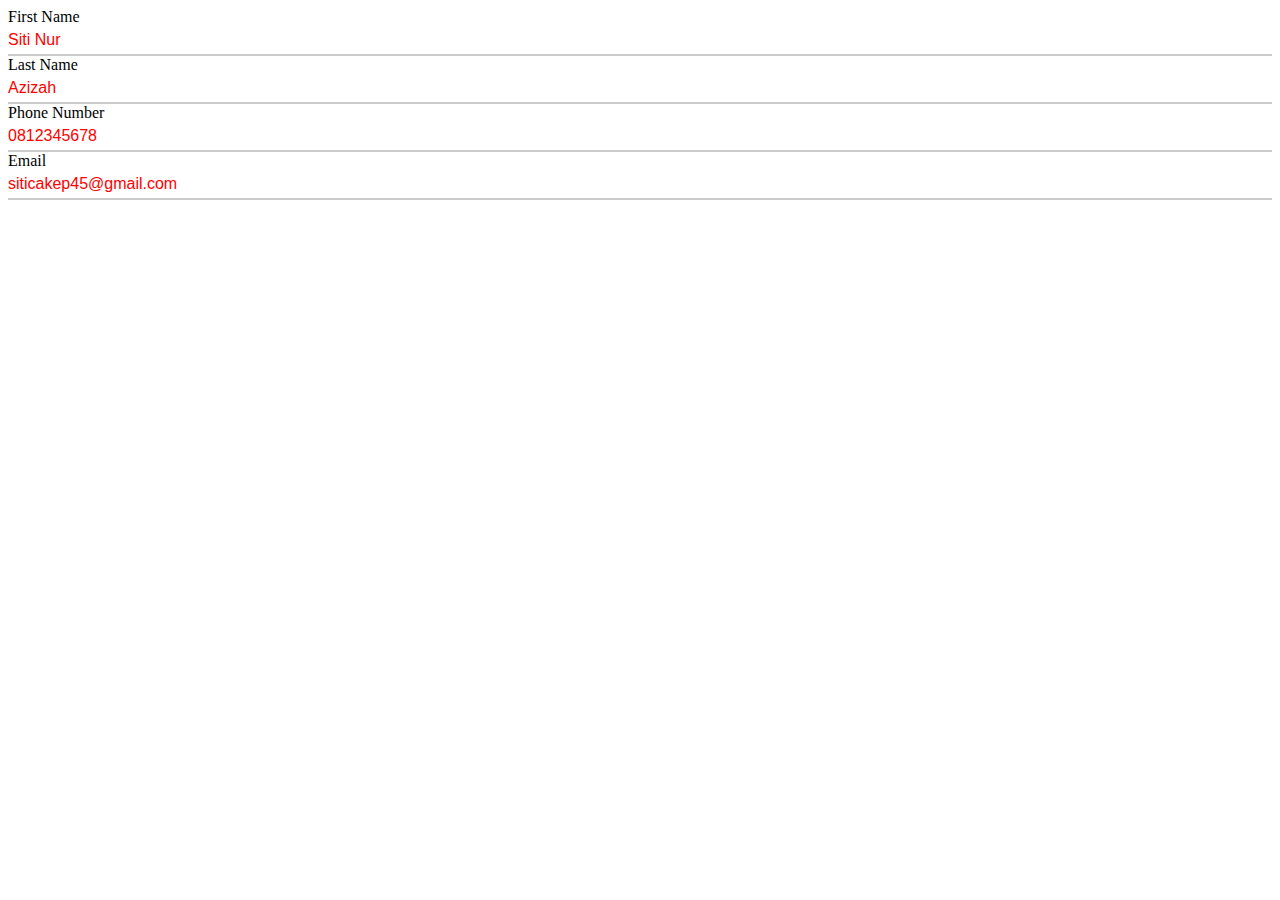
<file: nyoba.html>
<!DOCTYPE html>
<html lang="en">
<head>
    <meta charset="UTF-8">
    <meta name="viewport" content="width=device-width, initial-scale=1.0">
    <style>
        /* Menghilangkan border kotak dan menambahkan garis bawah */
        input {
            border: none;
            border-bottom: 2px solid #ccc;
            padding: 5px 0;
            font-size: 16px;
            outline: none; /* Menghilangkan outline saat input dipilih */
            width: 100%; /* Membuat input sesuai dengan kontainer */
        }

        /* Mengubah warna garis bawah saat input aktif */
        input:focus {
            border-bottom-color: red; /* Warna garis bawah berubah menjadi merah saat aktif */
        }

        /* Mengubah warna teks dan label saat ada input */
        input:valid {
            color: red;
        }

        .label-red {
            color: red;
        }
    </style>
    <title>Input with Underline and Label Change</title>
</head>
<body>

<div class="container-7">
    <div class="first-name">First Name</div>
    <input type="text" class="siti-nur" value="Siti Nur" oninput="changeLabelColor(this)" />
</div>
<div class="container-19">
    <div class="contact-2"></div>
    <div class="container-16">
        <div class="last-name">Last Name</div>
        <div class="container-13">
            <input type="text" class="azizah" value="Azizah" oninput="changeLabelColor(this)" />
            <div class="line-7"></div>
        </div>
    </div>
</div>
<div class="container-5">
    <div class="line-5"></div>
    <div class="line-6"></div>
</div>

<div class="container-5">
    <div class="container-25">
        <div class="contact-3"></div>
        <div class="container-7">
            <div class="phone-number">Phone Number</div>
            <input type="text" class="siti-nur" value="0812345678" oninput="changeLabelColor(this)" />
        </div>
    </div>
    <div class="container-3">
        <div class="contact-4"></div>
        <div class="container-16">
            <div class="email">Email</div>
            <input type="email" class="siticakep-45-gmail-com" value="siticakep45@gmail.com" oninput="changeLabelColor(this)" />
        </div>
    </div>
</div>

<script>
    function changeLabelColor(input) {
        // Cek apakah input memiliki nilai
        if (input.value.trim() !== "") {
            // Mengubah warna label terkait menjadi merah
            input.previousElementSibling.classList.add("label-red");
        } else {
            // Mengembalikan warna label ke semula jika input kosong
            input.previousElementSibling.classList.remove("label-red");
        }
    }
</script>

</body>
</html>
</file>
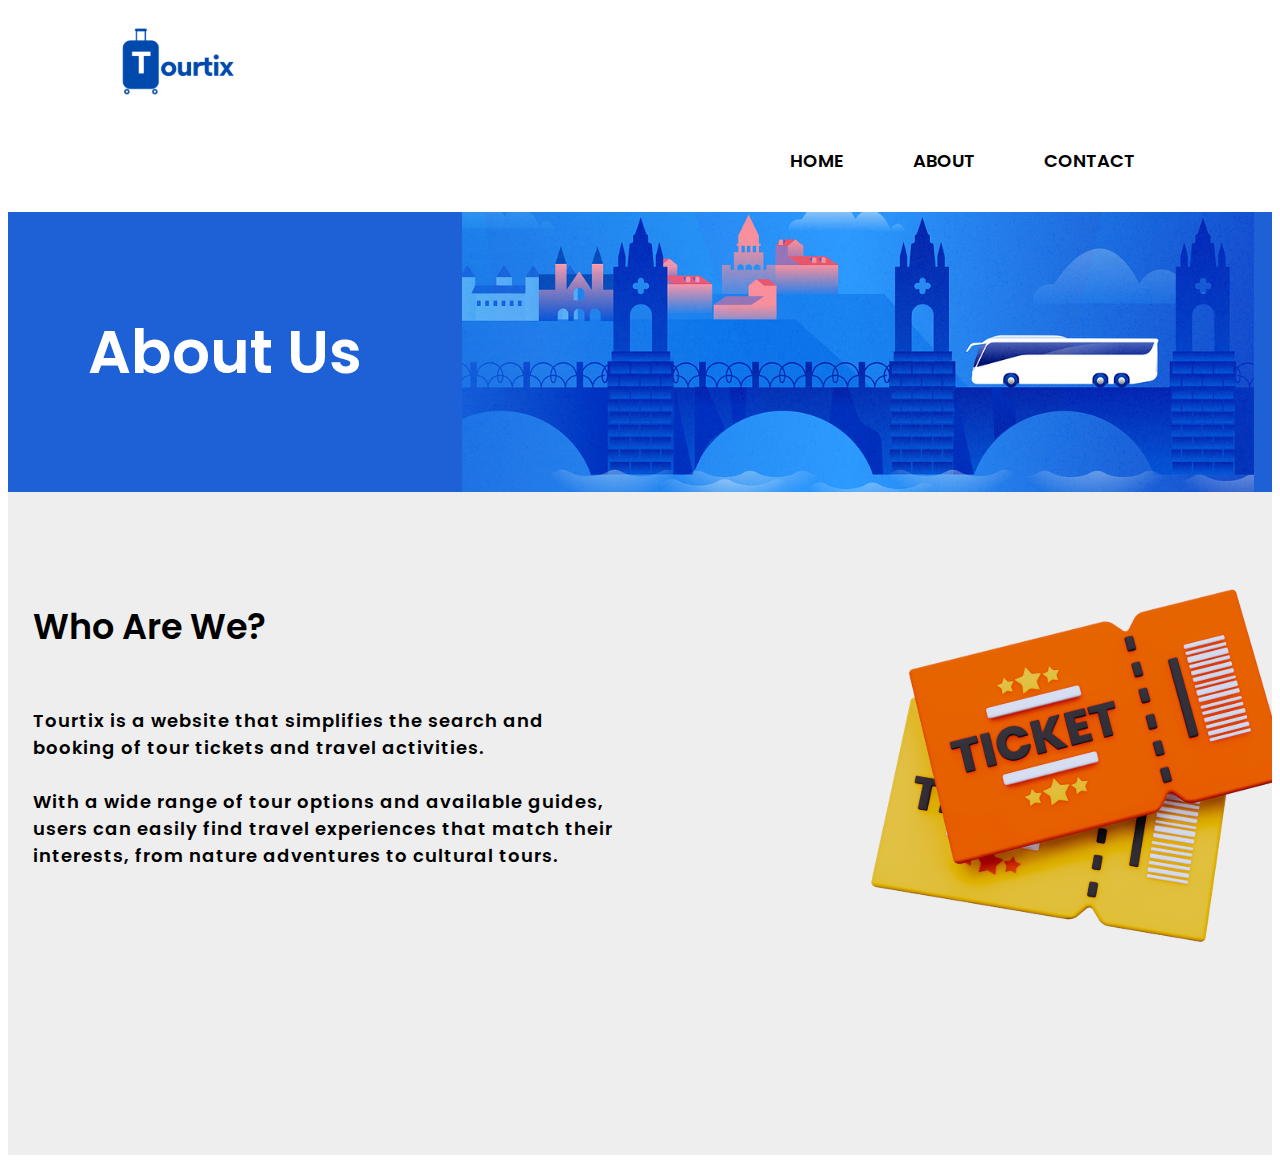
<file: about/about.html>
<!DOCTYPE html>
<html lang="en">
<head>
    <meta charset="UTF-8">
    <meta name="viewport" content="width=device-width, initial-scale=1.0">
    <title>Document</title>
    <link rel="stylesheet" href="style.css">
</head>
<body>
    <section class="about-section">
        <header class="header">
          <img loading="lazy" src="../dashboard/tourtix.svg" class="logo" alt="Company logo" />
          <nav class="nav-container">
            <ul class="nav-menu">
              <li class="nav-item">
                <a href="../dashboard/" class="nav-link">HOME</a>
              </li>
              <li class="nav-item">
                <a href="#" class="nav-link">ABOUT</a>
              </li>
              <li class="nav-item">
                <a href="#" class="nav-link">CONTACT</a>
              </li>
            </ul>
          </nav>
        </header>
      
        <div class="blue-banner">
          <div class="banner-content">
            <h1 class="banner-title">About Us</h1>
            <div class="banner-image-container">
              <img loading="lazy" src="iconatas.svg" class="banner-image" alt="Banner image" />
              <div class="banner-overlay"></div>
            </div>
          </div>
        </div>
      
        <main class="main-content">
          <div class="content-wrapper">
            <article class="text-content">
               <h1 class="content-title">Who Are We?</h1>
              <p class="content-description">
                Tourtix is a website that simplifies the search and <br>
                booking of tour tickets and travel activities.
                <br /><br />
                With a wide range of tour options and available guides, <br>
                users can easily find travel experiences that match their <br>
                interests, from nature adventures to cultural tours.
              </p> 
            </article>
            <img loading="lazy" src="icon.svg" class="content-image" alt="Illustration of travel activities" />
          </div>
        </main> 
      </section>
</body>
</html>
</file>
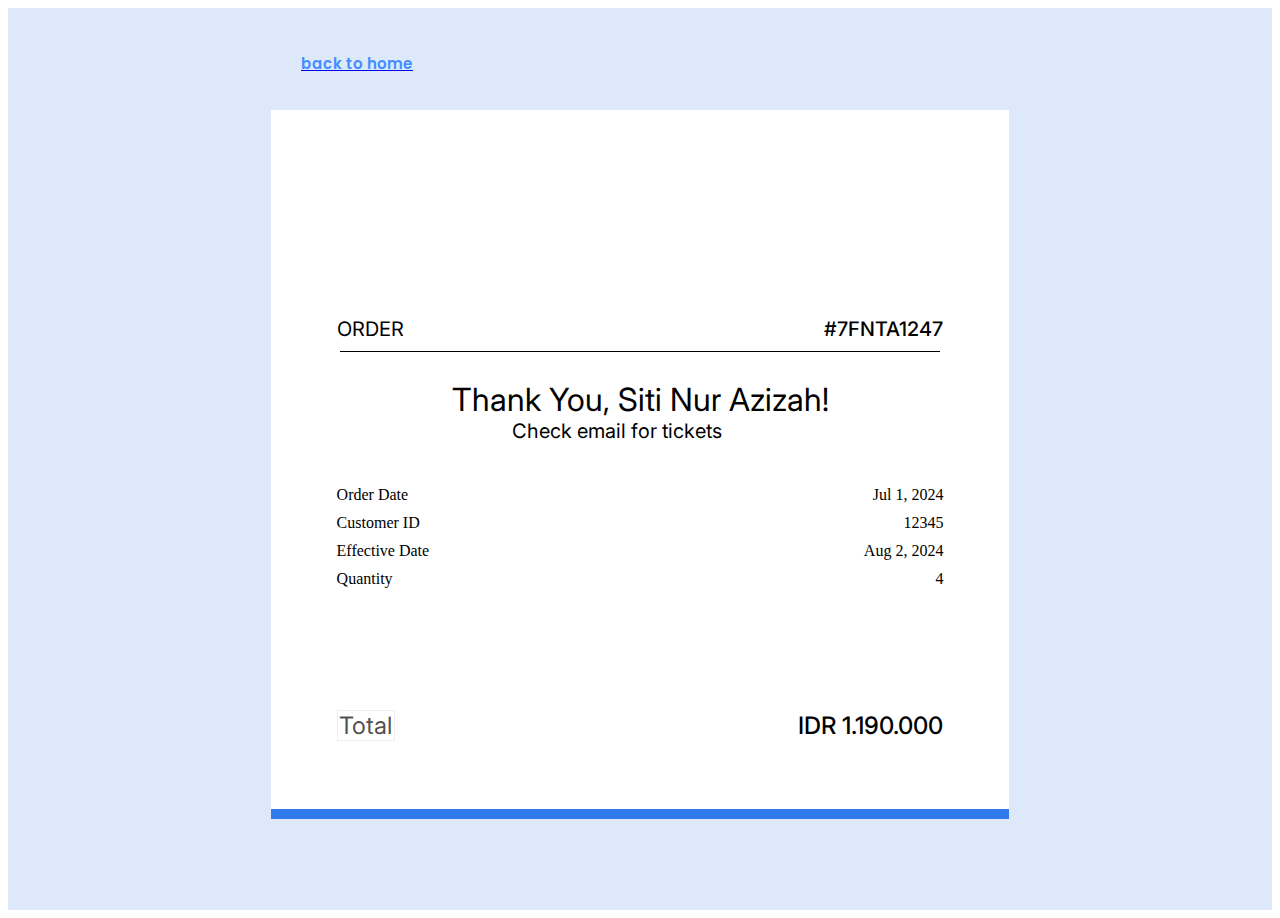
<file: struk/pages/struk.html>
<!doctype html>
<html lang="en">
  <head>
    <meta charset="UTF-8" />
    <meta http-equiv="X-UA-Compatible" content="IE=Edge">
    <meta name="viewport" content="width=device-width, initial-scale=1">
    <title>Struk</title>
    <link rel="preconnect" href="https://fonts.googleapis.com">
    <link rel="preconnect" href="https://fonts.gstatic.com" crossorigin>
    <link href="https://fonts.googleapis.com/css2?family=Poppins:wght@600&display=swap" rel="stylesheet">
    <link rel="preconnect" href="https://fonts.googleapis.com">
    <link rel="preconnect" href="https://fonts.gstatic.com" crossorigin>
    <link href="https://fonts.googleapis.com/css2?family=Inter:wght@400&display=swap" rel="stylesheet">
    <link rel="stylesheet" href="struk.css" />
  </head>
  <body>
    <div class="struk">
      <div class="container-4">
        <div class="group-32">
          <div class="home-2">
          </div>
          <a href="../../dashboard/index.html">
            <span class="back-to-home">
            back to home
            </span>
          </a>
        </div>
        <div class="container-8">
          <div class="container-7">
            <span class="order">
            ORDER
            </span>
            <span class="fnta-1247">
            #7FNTA1247
            </span>
          </div>
          <div class="line-10">
          </div>
          <div class="container-2">
            <span class="thank-you">
            Thank You,
            </span>
            <span class="siti-nur-azizah">
            Siti Nur Azizah!
            </span>
          </div>
          <div class="check-email-for-tickets">
          Check email for tickets
          </div>
          <div class="container">
            <span class="order-date">
            Order Date
            </span>
            <span class="jul-12024">
            Jul 1, 2024
            </span>
          </div>
          <div class="container-5">
            <span class="customer-id">
            Customer ID
            </span>
            <span class="container-">
            12345
            </span>
          </div>
          <div class="container-6">
            <span class="effective-date">
            Effective Date
            </span>
            <span class="aug-22024">
            Aug 2, 2024
            </span>
          </div>
          <div class="container-1">
            <span class="quantity">
            Quantity
            </span>
            <span class="container-">
            4
            </span>
          </div>
          <div class="container-3">
            <div class="total">
            Total
            </div>
            <div class="idr-1190000">
            IDR 1.190.000
            </div>
          </div>
        </div>
        <div class="rectangle-60">
        </div>
      </div>
      <div class="truk-removebg-preview-1">
      </div>
    </div>
  </body>
</html>
</file>
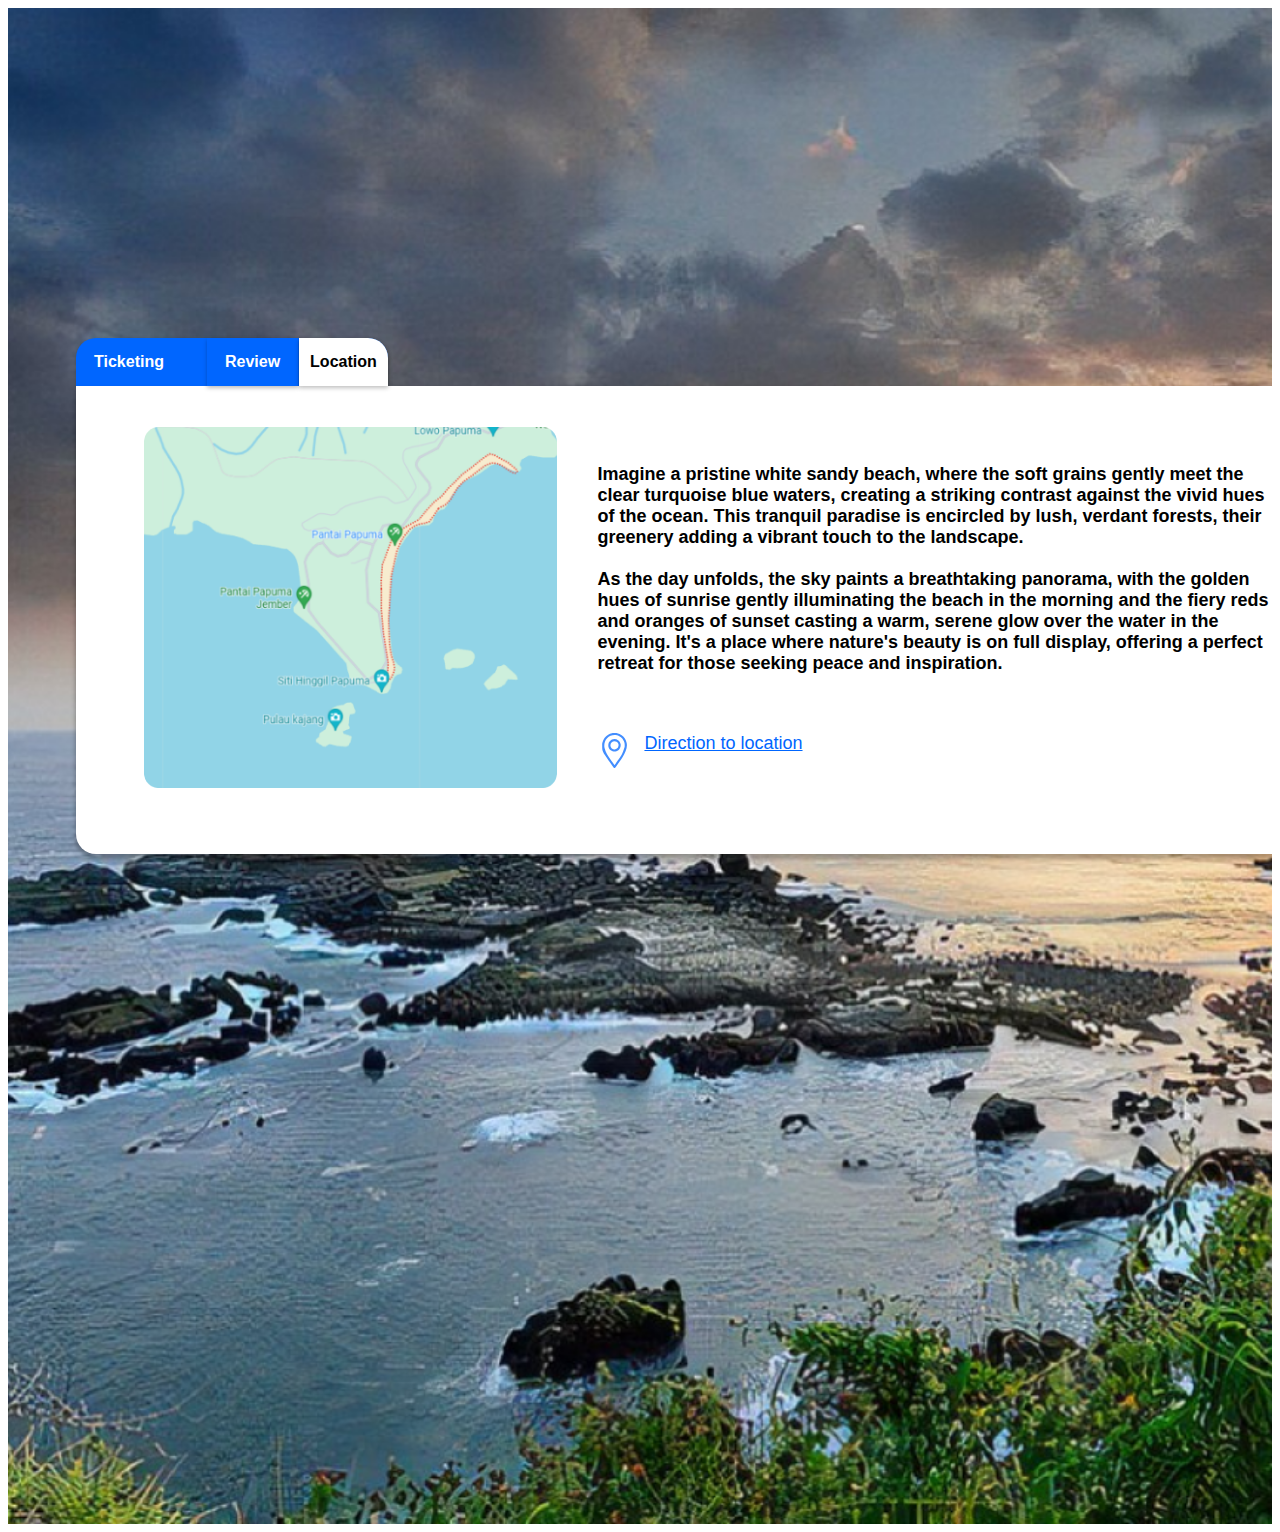
<file: ticketing/location/location.html>
<!DOCTYPE html>
<html lang="en">
<head>
    <meta charset="UTF-8">
    <meta name="viewport" content="width=device-width, initial-scale=1.0">
    <title>Document</title>
    <link rel="stylesheet" href="style.css">
</head>
<body>  
        <section class="beach-section">
          <div class="content-wrapper">
            <img src="papuma.png" alt="" class="beach-background" />
            <nav class="tab-container">
              <div class="tab-item">
                <span>Ticketing</span>
              </div>
              <div class="tab-group">
                <div class="tab-review">
                  <span>Review</span>
                </div>
                <div class="tab-location">
                  <span>Location</span>
                </div>
              </div>
            </nav>
            <article class="info-container">
              <div class="info-content">
                <div class="image-column">
                  <img src="map.png" alt="Beach scenery" class="beach-image" />
                </div>
                <div class="text-column">
                  <div class="text-wrapper">
                    <p class="beach-description">
                      Imagine a pristine white sandy beach, where the soft grains gently meet the clear turquoise blue waters, creating a striking contrast against the vivid hues of the ocean. This tranquil paradise is encircled by lush, verdant forests, their greenery adding a vibrant touch to the landscape.
                      <br /><br />
                      As the day unfolds, the sky paints a breathtaking panorama, with the golden hues of sunrise gently illuminating the beach in the morning and the fiery reds and oranges of sunset casting a warm, serene glow over the water in the evening. It's a place where nature's beauty is on full display, offering a perfect retreat for those seeking peace and inspiration.
                    </p>
                    <a href="#" class="direction-link">
                      <img src="location.svg" alt="Direction icon" class="direction-icon" />
                      <span>Direction to location</span>
                    </a>
                  </div>
                </div>
              </div>
            </article>
          </div>
        </section>
</body>
</html>
</file>
<file: about/style.css>
@font-face {
  font-family: 'poppins';
  src: url('../Poppins-SemiBold.ttf') format('truetype');
  font-weight: normal;
  font-style: normal;
}

body{
  font-family: 'poppins';
}
    
    .about-section {
      background-color: #eee  ;
      display: flex;
      padding-bottom: 202px;
      flex-direction: column;
      overflow: hidden;
    }
    
    .header {
      background-color: #fff;
      display: flex;
      width: 100%;
      align-items: flex-start;
      gap: 20px;
      flex-wrap: wrap;
      justify-content: space-between;
      padding: 18px 36px 85px;
    }
    
    .logo {
      margin-left: 60px;
      aspect-ratio: 2.29;
      object-fit: contain;
      object-position: center;
      width: 163px;
      max-width: 100%;
    }
    
    .nav-container {
      padding-top: 20px;
      margin-left: 706px;
    }
    
    .nav-menu {
      margin-right: 500px;
      display: flex;
      margin-top: 10px;
      align-items: flex-start;
      gap: 40px 69px;
      color: #000;
      white-space: nowrap;
      font: 600 18px Poppins, sans-serif;
    }
    
    .nav-item {
      align-self: stretch;
      display: flex;
      flex-direction: column;
    }
    
    .nav-link {
      text-decoration: none;
      color: inherit;
    }
    
    .nav-underline {
      margin-top: 11px;
      height: 1px;
      border: 1px solid #000;
    }
    
    .blue-banner {
      background-color: #1e60d5;
      z-index: 10;
      margin-top: -65px;
      width: 100%;
      padding: 0 80px;
    }
    
    .banner-content {
      gap: 100px;
      display: flex;
    }
    
    .banner-title {
      color: #fff;
      align-self: stretch;
      margin: auto 0;
      font: 700 60px Poppins, sans-serif;
    }
    
    .banner-image-container {
      display: flex;
      flex-direction: column;
      position: relative;
      min-height: 278px;
      margin-right: 98px;
      flex-grow: 1;
      align-items: flex-start;
    }
    
    .banner-image {
      position: absolute;
      inset: 0;
      height: 100%;
      width: 100%;
      object-fit: cover;
      object-position: center;
    }
    
    .banner-overlay {
      position: relative;
      z-index: 10;
      display: flex;
      width: 112px;
      height: 280px;
    }
    
    .main-content {
      align-self: center;
      width: 100%;
      max-width: 1300px;
      margin: 80px 0 0 50px;
    }
    
    .content-wrapper {
      gap: 250px;
      display: flex;
    }
    
    .text-content {
      display: flex;
      margin-top: 4px;
      flex-direction: column;
      font-family: 'poppins';
      color: #000;
    }

    .content-title {
      font-size: 35px;
      font-weight: 800;
      align-self: flex-start;
    }
    
    .content-description {
      font-family: 'poppins';
      font-size: 18px;
      font-weight: 40;
      margin-top: 31px;
      letter-spacing: 1px;
    }
    
    .content-image {
      aspect-ratio: 1.14;
      object-fit: contain;
      object-position: center;
      flex-grow: 1;
    }
    
    @media (max-width: 991px) {
      .about-section {
        padding-bottom: 100px;
      }
    
      .header {
        max-width: 100%;
        padding: 0 20px;
      }
    
      .nav-container {
        max-width: 100%;
      }
    
      .nav-menu {
        white-space: initial;
      }
    
      .nav-item {
        white-space: initial;
      }
    
      .nav-link {
        margin-right: 5px;
      }
    
      .blue-banner {
        max-width: 100%;
        padding: 0 20px;
      }
    
      .banner-content {
        flex-direction: column;
        align-items: stretch;
        gap: 0;
      }
    
      .banner-title {
        margin-top: 40px;
        font-size: 40px;
      }
    
      .banner-image-container {
        max-width: 100%;
        margin-top: 40px;
      }
    
      .main-content {
        max-width: 100%;
        margin-top: 40px;
      }
    
      .content-wrapper {
        flex-direction: column;
        align-items: stretch;
        gap: 0;
      }
    
      .text-content {
        max-width: 100%;
        margin-top: 40px;
      }
    
      .content-description {
        max-width: 100%;
        margin-top: 40px;
      }
    
      .content-image {
        margin-top: 40px;
      }
    }
</file>
<file: struk/pages/struk.css>
.struk {
  background: #DDE8FA;
  padding: 44px 60px 91px 60px;
  width: 100%;
  max-width: 1440px;
  box-sizing: border-box;
  margin: 0 auto;
  display: flex;
  flex-direction: column;
  align-items: center;
}

.struk .home-2 {
  background: url('../assets/images/home_2.png') center / cover no-repeat;
  margin: 0 10px 3px 0;
  width: 20px;
  height: 20px;
}

.struk .back-to-home {  
  overflow-wrap: break-word;
  font-family: 'Poppins', sans-serif;
  font-weight: 600;
  font-size: 15px;
  color: #438EFF;
  text-align: center;
}

.struk .group-32 {
  margin-bottom: 35px;
  display: flex;
  flex-direction: row;
  justify-content: center;
  width: fit-content;
  box-sizing: border-box;
}

.struk .order {
  margin-right: 12px;
  width: 68px;
  overflow-wrap: break-word;
  font-family: 'Inter', sans-serif;
  font-weight: 400;
  font-size: 20px;
  color: #000000;
  text-align: center;
}

.struk .fnta-1247 {
  overflow-wrap: break-word;
  font-family: 'Inter', sans-serif;
  font-weight: 500;
  font-size: 20px;
  color: #000000;
  text-align: center;
}

.struk .container,    
.struk .container-7,
.struk .container-1,
.struk .container-5,
.struk .container-6 {
  display: flex;
  margin-bottom: 10px;
  flex-direction: row;
  justify-content: space-between;
  width: 100%;
  max-width: 606.8px;
  box-sizing: border-box;
}

.struk .container-3 {
  margin-bottom: 20px; /* Adjust this value for desired spacing */
  display: flex;
  flex-direction: row;
  justify-content: space-between;
  align-items: center;
  width: 100%;
  max-width: 606.8px;
  box-sizing: border-box;
}

.struk .line-10 {
  background: #000000;
  margin: 0 auto 28px;
  width: 600px;
  height: 1px;
}

.struk .thank-you,
.struk .siti-nur-azizah {
  overflow-wrap: break-word;
  font-family: 'Inter', sans-serif;
  font-weight: 400;
  font-size: 32px;
  color: #000000;
  text-align: center;
}

.struk .check-email-for-tickets {
  margin: 0 45.2px 43px 0;
  display: inline-block;
  align-self: center;
  overflow-wrap: break-word;
  font-family: 'Inter', sans-serif;
  font-weight: 400;
  font-size: 20px;
  color: #000000;
}

.struk .total {
  margin-top: 7rem;
  border: 1px solid rgba(238, 238, 238, 0.933);
  display: inline-block;
  width: 56px;
  font-family: 'Inter', sans-serif;
  font-size: 24px;
  color: rgba(0, 0, 0, 0.7);
  text-align: center;
}

.struk .rectangle-60 {
  background: #317BEA;
  width: 738px;
  height: 10px;
  margin: 0 auto;
}

.struk .container-8 {
  background: #FFFFFF;
  position: relative;
  display: flex;
  flex-direction: column;
  align-items: center;
  padding: 207px 48.1px 48px 48.1px;
  width: 738px;
  box-sizing: border-box;
}

.struk .truk-removebg-preview-1 {
  background: url('../assets/images/truk_removebg_preview_1.png') center / cover no-repeat;
  position: absolute;
  top: 28px;
  right: 50%;
  transform: translateX(50%);
  width: 406.9px;
  height: 261.6px;
}

.struk .idr-1190000 {
  margin-top: 7rem;
  margin-left: 10px; /* Add some spacing if needed */
  display: inline-block;
  font-family: 'Inter', sans-serif;
  font-weight: 500;
  font-size: 24px;
  color: #000000;
  text-align: center;
}
</file>
<file: ticketing/location/style.css>
.beach-section {
  display: flex;
  flex-direction: column;
  position: relative;
  min-height: 1024px;
  overflow: hidden;
}

.beach-background {
  position: absolute;
  inset: 0;
  height: 100%;
  width: 100%;
  object-fit: cover;
  object-position: center;
}

.content-wrapper {
  display: flex;
  flex-direction: column;
  position: relative;
  min-height: 1024px;
  width: 100%;
  padding: 330px 68px 162px;
}

.tab-container {
  position: relative;
  border-radius: 20px 20px 0 0;
  background-color: #0066ff;
  box-shadow: 0 2px 4px rgba(0, 0, 0, 0.25);
  align-self: flex-start;
  display: flex;
  padding-left: 18px;
  gap: 40px 43px;
  white-space: nowrap;
  font: 700 16px Poppins, sans-serif;
}

.tab-item {
  display: flex;
  gap: 7px;
  color: #fff;
  margin: auto 0;
}

.tab-icon {
  aspect-ratio: 1.25;
  object-fit: contain;
  object-position: center;
  width: 20px;
  margin: auto 0;
}

.tab-group {
  z-index: 10;
  display: flex;
  gap: 1px;
  flex-grow: 1;
  flex-basis: auto;
}

.tab-review {
  background-color: #0066ff;
  box-shadow: 0 2px 4px rgba(0, 0, 0, 0.25);
  display: flex;
  gap: 8px;
  color: #fff;
  padding: 15px 18px;
}

.review-icon {
  aspect-ratio: 1;
  object-fit: contain;
  object-position: center;
  width: 23px;
  align-self: flex-start;
}

.tab-location {
  border-radius: 0 20px 0 0;
  background-color: #fff;
  box-shadow: 0 2px 4px rgba(0, 0, 0, 0.25);
  display: flex;
  gap: 7px;
  color: #000;
  padding: 15px 11px;
}

.location-icon {
  aspect-ratio: 0.91;
  object-fit: contain;
  object-position: center;
  width: 21px;
  align-self: flex-start;
}

.info-container {
  position: relative;
  border-radius: 0 20px 20px 20px;
  background-color: #fff;
  box-shadow: 0 4px 4px 1px rgba(0, 0, 0, 0.25);
  margin-bottom: -32px;
  padding: 40px 68px 65px;
}

.info-content {
  gap: 20px;
  display: flex;
}

.image-column {
  display: flex;
  flex-direction: column;
  line-height: normal;
  width: 38%;
  margin-left: 0;
}

.beach-image {
  aspect-ratio: 1.14;
  object-fit: contain;
  object-position: center;
  width: 100%;
  border-radius: 15px;
  flex-grow: 1;
}

.text-column {
  display: flex;
  flex-direction: column;
  line-height: normal;
  width: 62%;
  margin-left: 20px;
}

.text-wrapper {
  position: relative;
  display: flex;
  margin-top: 20px;
  width: 100%;
  flex-direction: column;
  font: 18px Poppins, sans-serif;
}

.beach-description {
  color: #000;
  font-weight: 600;
}

.direction-link {
  align-self: flex-start;
  display: flex;
  margin-top: 41px;
  gap: 12px;
  color: #0066ff;
  font-weight: 500;
}

.direction-icon {
  aspect-ratio: 1;
  object-fit: contain;
  object-position: center;
  width: 35px;
}

@media (max-width: 991px) {
  .content-wrapper {
    max-width: 100%;
    padding: 100px 20px;
  }

  .tab-container {
    white-space: initial;
  }

  .tab-group {
    margin-right: -13px;
    white-space: initial;
  }

  .info-container {
    max-width: 100%;
    margin-bottom: 10px;
    padding: 0 20px;
  }

  .info-content {
    flex-direction: column;
    align-items: stretch;
    gap: 0;
  }

  .image-column,
  .text-column {
    width: 100%;
  }

  .beach-image {
    max-width: 100%;
    margin-top: 40px;
  }

  .text-wrapper {
    max-width: 100%;
    margin-top: 40px;
  }

  .beach-description {
    max-width: 100%;
  }

  .direction-link {
    margin-top: 40px;
  }
}
</file>
